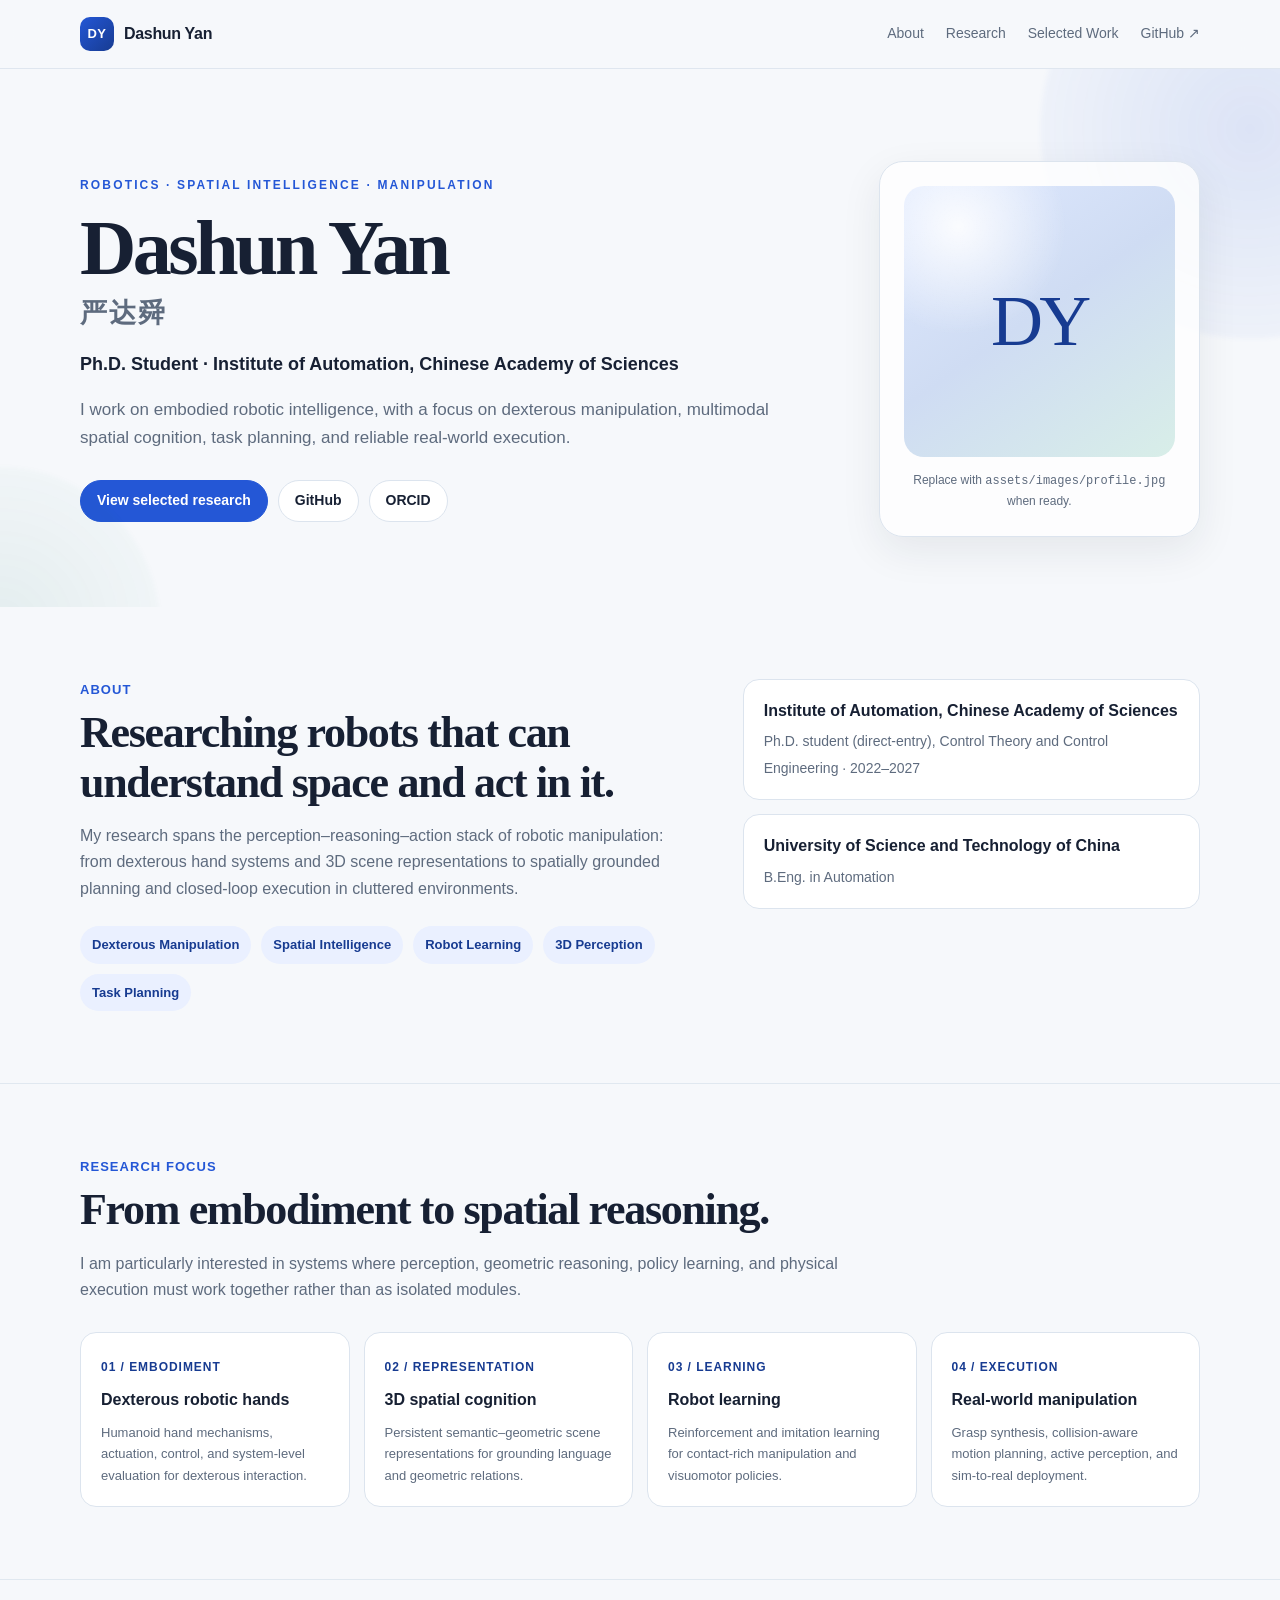
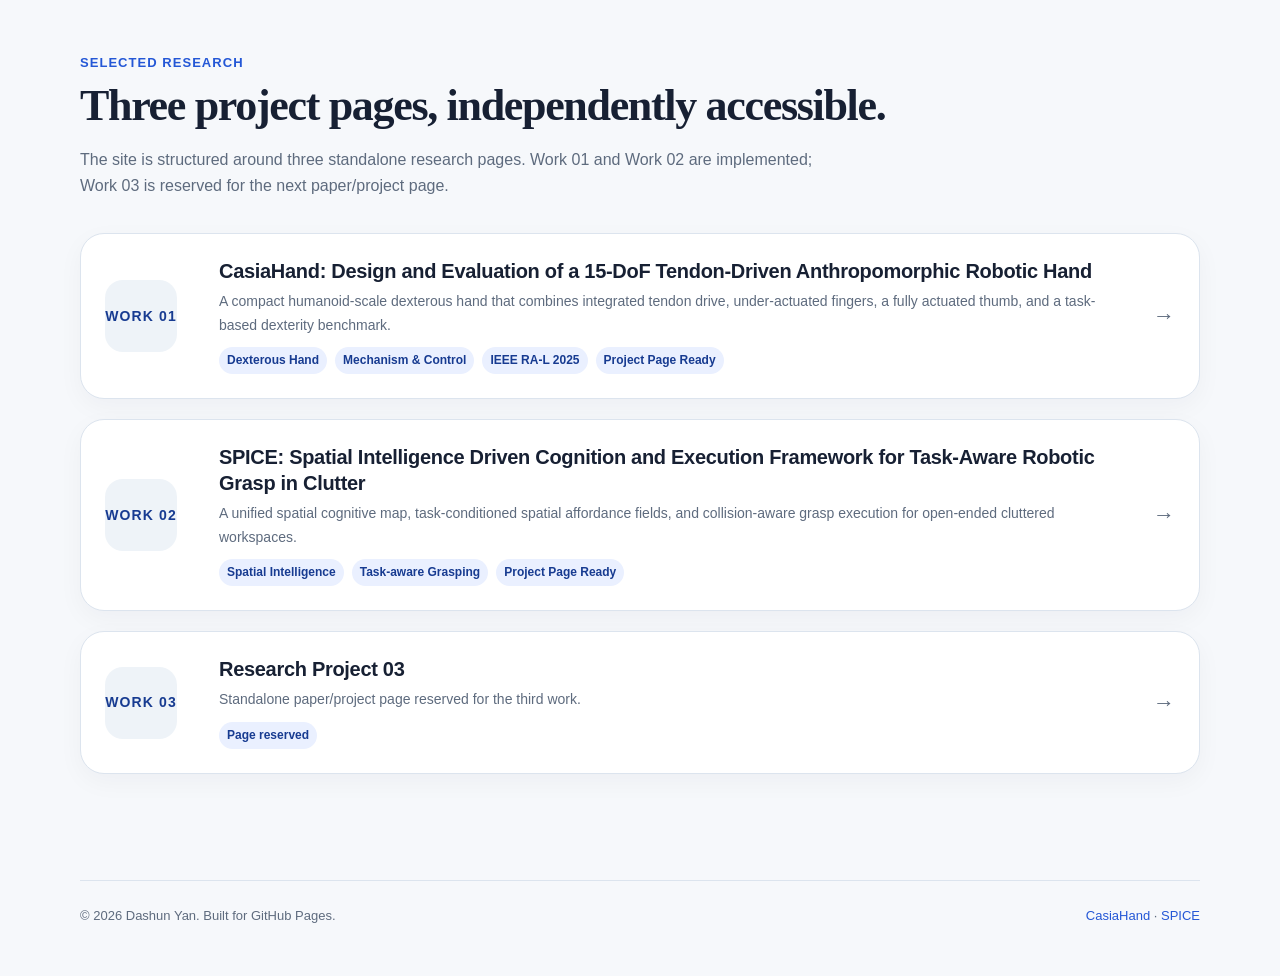
<file: index.html>
<!DOCTYPE html>
<html lang="en">
<head>
  <meta charset="UTF-8" />
  <meta name="viewport" content="width=device-width, initial-scale=1.0" />
  <meta name="description" content="Dashun Yan — research in dexterous manipulation, spatial intelligence, and robot learning." />
  <meta name="theme-color" content="#f6f8fb" />
  <title>Dashun Yan | Academic Homepage</title>
  <link rel="stylesheet" href="./assets/css/site.css" />
</head>
<body>
  <a class="skip-link" href="#main">Skip to content</a>

  <header class="site-nav">
    <div class="container nav-inner">
      <a class="brand" href="./" aria-label="Dashun Yan homepage">
        <span class="brand-mark">DY</span>
        <span>Dashun Yan</span>
      </a>
      <nav class="nav-links" aria-label="Primary navigation">
        <a href="#about">About</a>
        <a href="#research">Research</a>
        <a href="#works">Selected Work</a>
        <a class="keep-mobile" href="https://github.com/empty917" target="_blank" rel="noreferrer">GitHub ↗</a>
      </nav>
    </div>
  </header>

  <main id="main">
    <section class="hero">
      <div class="container hero-grid">
        <div>
          <p class="eyebrow">Robotics · Spatial Intelligence · Manipulation</p>
          <h1>Dashun Yan <span class="cn">严达舜</span></h1>
          <p class="hero-role">Ph.D. Student · Institute of Automation, Chinese Academy of Sciences</p>
          <p class="hero-copy">
            I work on embodied robotic intelligence, with a focus on dexterous manipulation,
            multimodal spatial cognition, task planning, and reliable real-world execution.
          </p>
          <div class="hero-actions">
            <a class="button primary" href="#works">View selected research</a>
            <a class="button" href="https://github.com/empty917" target="_blank" rel="noreferrer">GitHub</a>
            <a class="button" href="https://orcid.org/0009-0000-4304-4343" target="_blank" rel="noreferrer">ORCID</a>
          </div>
        </div>
        <aside class="hero-card" aria-label="Profile image placeholder">
          <div class="profile-placeholder" aria-hidden="true">DY</div>
          <small>Replace with <code>assets/images/profile.jpg</code> when ready.</small>
        </aside>
      </div>
    </section>

    <section class="section" id="about">
      <div class="container two-col">
        <div>
          <p class="section-kicker">About</p>
          <h2>Researching robots that can understand space and act in it.</h2>
          <p class="section-intro">
            My research spans the perception–reasoning–action stack of robotic manipulation:
            from dexterous hand systems and 3D scene representations to spatially grounded planning
            and closed-loop execution in cluttered environments.
          </p>
          <div class="pill-row" aria-label="Research interests">
            <span class="pill">Dexterous Manipulation</span>
            <span class="pill">Spatial Intelligence</span>
            <span class="pill">Robot Learning</span>
            <span class="pill">3D Perception</span>
            <span class="pill">Task Planning</span>
          </div>
        </div>
        <div class="info-list" aria-label="Education">
          <div class="info-item">
            <strong>Institute of Automation, Chinese Academy of Sciences</strong>
            <span>Ph.D. student (direct-entry), Control Theory and Control Engineering · 2022–2027</span>
          </div>
          <div class="info-item">
            <strong>University of Science and Technology of China</strong>
            <span>B.Eng. in Automation</span>
          </div>
        </div>
      </div>
    </section>

    <section class="section" id="research">
      <div class="container">
        <p class="section-kicker">Research focus</p>
        <h2>From embodiment to spatial reasoning.</h2>
        <p class="section-intro">
          I am particularly interested in systems where perception, geometric reasoning, policy learning,
          and physical execution must work together rather than as isolated modules.
        </p>
        <div class="module-grid">
          <article class="module-card">
            <span class="tag">01 / EMBODIMENT</span>
            <h3>Dexterous robotic hands</h3>
            <p>Humanoid hand mechanisms, actuation, control, and system-level evaluation for dexterous interaction.</p>
          </article>
          <article class="module-card">
            <span class="tag">02 / REPRESENTATION</span>
            <h3>3D spatial cognition</h3>
            <p>Persistent semantic–geometric scene representations for grounding language and geometric relations.</p>
          </article>
          <article class="module-card">
            <span class="tag">03 / LEARNING</span>
            <h3>Robot learning</h3>
            <p>Reinforcement and imitation learning for contact-rich manipulation and visuomotor policies.</p>
          </article>
          <article class="module-card">
            <span class="tag">04 / EXECUTION</span>
            <h3>Real-world manipulation</h3>
            <p>Grasp synthesis, collision-aware motion planning, active perception, and sim-to-real deployment.</p>
          </article>
        </div>
      </div>
    </section>

    <section class="section" id="works">
      <div class="container">
        <p class="section-kicker">Selected research</p>
        <h2>Three project pages, independently accessible.</h2>
        <p class="section-intro">
          The site is structured around three standalone research pages. Work 01 and Work 02 are implemented;
          Work 03 is reserved for the next paper/project page.
        </p>

        <div class="work-grid">
          <a class="work-card" href="./projects/work1/">
            <div class="work-index">WORK 01</div>
            <div>
              <h3>CasiaHand: Design and Evaluation of a 15-DoF Tendon-Driven Anthropomorphic Robotic Hand</h3>
              <p>A compact humanoid-scale dexterous hand that combines integrated tendon drive, under-actuated fingers, a fully actuated thumb, and a task-based dexterity benchmark.</p>
              <div class="work-meta"><span>Dexterous Hand</span><span>Mechanism &amp; Control</span><span>IEEE RA-L 2025</span><span>Project Page Ready</span></div>
            </div>
            <div class="arrow">→</div>
          </a>

          <a class="work-card" href="./projects/spice/">
            <div class="work-index">WORK 02</div>
            <div>
              <h3>SPICE: Spatial Intelligence Driven Cognition and Execution Framework for Task-Aware Robotic Grasp in Clutter</h3>
              <p>A unified spatial cognitive map, task-conditioned spatial affordance fields, and collision-aware grasp execution for open-ended cluttered workspaces.</p>
              <div class="work-meta"><span>Spatial Intelligence</span><span>Task-aware Grasping</span><span>Project Page Ready</span></div>
            </div>
            <div class="arrow">→</div>
          </a>

          <a class="work-card" href="./projects/work3/">
            <div class="work-index">WORK 03</div>
            <div>
              <h3>Research Project 03</h3>
              <p>Standalone paper/project page reserved for the third work.</p>
              <div class="work-meta"><span>Page reserved</span></div>
            </div>
            <div class="arrow">→</div>
          </a>
        </div>
      </div>
    </section>
  </main>

  <footer>
    <div class="container footer-row">
      <span>© <span data-year></span> Dashun Yan. Built for GitHub Pages.</span>
      <span><a href="./projects/work1/">CasiaHand</a> · <a href="./projects/spice/">SPICE</a></span>
    </div>
  </footer>
  <script src="./assets/js/site.js"></script>
</body>
</html>
</file>
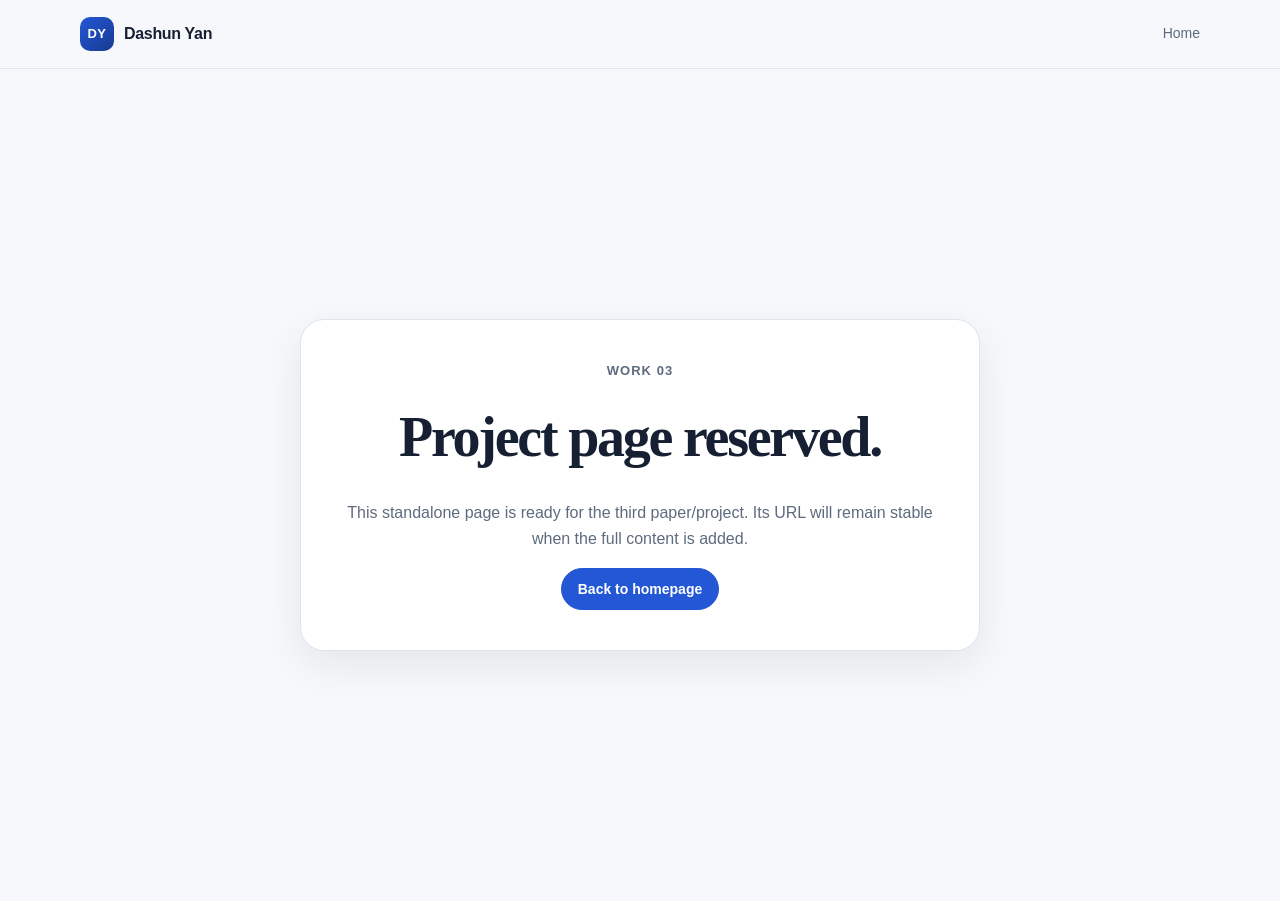
<file: projects/work3/index.html>
<!DOCTYPE html>
<html lang="en">
<head>
  <meta charset="UTF-8" />
  <meta name="viewport" content="width=device-width, initial-scale=1.0" />
  <title>Work 03 | Dashun Yan</title>
  <link rel="stylesheet" href="../../assets/css/site.css" />
</head>
<body>
  <header class="site-nav">
    <div class="container nav-inner">
      <a class="brand" href="../../"><span class="brand-mark">DY</span><span>Dashun Yan</span></a>
      <nav class="nav-links"><a class="keep-mobile" href="../../">Home</a></nav>
    </div>
  </header>
  <main class="coming-soon">
    <div class="coming-soon-inner">
      <p class="section-kicker">Work 03</p>
      <h1>Project page reserved.</h1>
      <p>This standalone page is ready for the third paper/project. Its URL will remain stable when the full content is added.</p>
      <a class="button primary" href="../../">Back to homepage</a>
    </div>
  </main>
</body>
</html>
</file>
<file: assets/css/site.css>
:root {
  --bg: #f6f8fb;
  --surface: #ffffff;
  --surface-soft: #eef3f8;
  --text: #172033;
  --muted: #5e6b7e;
  --line: #dce4ee;
  --accent: #2457d6;
  --accent-2: #173b91;
  --accent-soft: #eaf0ff;
  --success: #167a63;
  --shadow: 0 14px 40px rgba(23, 32, 51, 0.08);
  --radius-lg: 24px;
  --radius-md: 16px;
  --radius-sm: 11px;
  --container: 1120px;
}

* { box-sizing: border-box; }
html { scroll-behavior: smooth; }
body {
  margin: 0;
  font-family: Inter, ui-sans-serif, -apple-system, BlinkMacSystemFont, "Segoe UI", Roboto, Helvetica, Arial, sans-serif;
  color: var(--text);
  background: var(--bg);
  line-height: 1.65;
  -webkit-font-smoothing: antialiased;
}
img, video { max-width: 100%; }
a { color: inherit; }
button, input, textarea, select { font: inherit; }

.container {
  width: min(calc(100% - 40px), var(--container));
  margin: 0 auto;
}

.skip-link {
  position: absolute;
  left: -9999px;
  top: auto;
}
.skip-link:focus {
  left: 16px;
  top: 16px;
  z-index: 9999;
  background: var(--surface);
  padding: 10px 14px;
  border-radius: 8px;
  box-shadow: var(--shadow);
}

.site-nav {
  position: sticky;
  top: 0;
  z-index: 100;
  backdrop-filter: blur(16px);
  -webkit-backdrop-filter: blur(16px);
  background: rgba(246, 248, 251, 0.84);
  border-bottom: 1px solid rgba(220, 228, 238, 0.88);
}
.nav-inner {
  min-height: 68px;
  display: flex;
  align-items: center;
  justify-content: space-between;
  gap: 20px;
}
.brand {
  display: inline-flex;
  align-items: center;
  gap: 10px;
  text-decoration: none;
  font-weight: 760;
  letter-spacing: -0.02em;
}
.brand-mark {
  width: 34px;
  height: 34px;
  display: grid;
  place-items: center;
  border-radius: 10px;
  color: white;
  background: linear-gradient(135deg, var(--accent), var(--accent-2));
  font-size: 13px;
  letter-spacing: 0.04em;
}
.nav-links {
  display: flex;
  align-items: center;
  gap: 22px;
  font-size: 14px;
  color: var(--muted);
}
.nav-links a { text-decoration: none; }
.nav-links a:hover { color: var(--text); }

.hero {
  position: relative;
  overflow: hidden;
  padding: 92px 0 70px;
}
.hero::before,
.hero::after {
  content: "";
  position: absolute;
  border-radius: 999px;
  filter: blur(2px);
  pointer-events: none;
}
.hero::before {
  width: 420px;
  height: 420px;
  right: -180px;
  top: -150px;
  background: radial-gradient(circle, rgba(36,87,214,.12), rgba(36,87,214,0));
}
.hero::after {
  width: 320px;
  height: 320px;
  left: -160px;
  bottom: -180px;
  background: radial-gradient(circle, rgba(22,122,99,.08), rgba(22,122,99,0));
}
.hero-grid {
  position: relative;
  display: grid;
  grid-template-columns: minmax(0, 1.6fr) minmax(260px, .7fr);
  gap: 64px;
  align-items: center;
}
.eyebrow {
  margin: 0 0 14px;
  text-transform: uppercase;
  font-size: 12px;
  font-weight: 800;
  letter-spacing: .18em;
  color: var(--accent);
}
.hero h1 {
  margin: 0;
  font-family: Georgia, "Times New Roman", serif;
  font-size: clamp(46px, 6.2vw, 78px);
  line-height: .98;
  letter-spacing: -.045em;
  font-weight: 700;
}
.hero h1 .cn {
  display: block;
  margin-top: 14px;
  font-family: Inter, ui-sans-serif, sans-serif;
  font-size: .34em;
  letter-spacing: .08em;
  color: var(--muted);
  font-weight: 650;
}
.hero-role {
  margin: 24px 0 0;
  font-size: 18px;
  color: var(--text);
  font-weight: 620;
}
.hero-copy {
  max-width: 720px;
  margin: 16px 0 0;
  color: var(--muted);
  font-size: 17px;
}
.hero-actions {
  display: flex;
  flex-wrap: wrap;
  gap: 10px;
  margin-top: 28px;
}
.button {
  display: inline-flex;
  align-items: center;
  justify-content: center;
  gap: 8px;
  min-height: 42px;
  padding: 0 16px;
  border-radius: 999px;
  border: 1px solid var(--line);
  background: var(--surface);
  color: var(--text);
  text-decoration: none;
  font-size: 14px;
  font-weight: 650;
  transition: transform .18s ease, box-shadow .18s ease, border-color .18s ease;
}
.button:hover {
  transform: translateY(-1px);
  box-shadow: 0 8px 24px rgba(23,32,51,.08);
  border-color: #c6d2e0;
}
.button.primary {
  color: white;
  border-color: var(--accent);
  background: var(--accent);
}
.hero-card {
  padding: 24px;
  border: 1px solid var(--line);
  border-radius: var(--radius-lg);
  background: rgba(255,255,255,.8);
  box-shadow: var(--shadow);
}
.profile-placeholder {
  aspect-ratio: 1;
  display: grid;
  place-items: center;
  border-radius: 20px;
  background:
    radial-gradient(circle at 20% 15%, rgba(255,255,255,.88), transparent 34%),
    linear-gradient(145deg, #dfe9ff, #cfdcf3 48%, #d8eee8);
  color: var(--accent-2);
  font-family: Georgia, "Times New Roman", serif;
  font-size: 72px;
  letter-spacing: -.05em;
  user-select: none;
}
.hero-card small {
  display: block;
  margin-top: 14px;
  color: var(--muted);
  font-size: 12px;
  text-align: center;
}

.section { padding: 72px 0; }
.section + .section { border-top: 1px solid rgba(220,228,238,.82); }
.section-kicker {
  color: var(--accent);
  font-weight: 760;
  font-size: 13px;
  letter-spacing: .08em;
  text-transform: uppercase;
  margin: 0 0 8px;
}
.section h2 {
  margin: 0;
  font-family: Georgia, "Times New Roman", serif;
  font-size: clamp(32px, 4vw, 44px);
  letter-spacing: -.03em;
  line-height: 1.12;
}
.section-intro {
  max-width: 760px;
  margin: 16px 0 0;
  color: var(--muted);
  font-size: 16px;
}

.pill-row {
  display: flex;
  flex-wrap: wrap;
  gap: 10px;
  margin-top: 24px;
}
.pill {
  padding: 8px 12px;
  border-radius: 999px;
  background: var(--accent-soft);
  color: var(--accent-2);
  font-size: 13px;
  font-weight: 680;
}

.two-col {
  display: grid;
  grid-template-columns: 1.15fr .85fr;
  gap: 44px;
  align-items: start;
}
.info-list {
  display: grid;
  gap: 14px;
}
.info-item {
  padding: 18px 20px;
  border: 1px solid var(--line);
  background: var(--surface);
  border-radius: var(--radius-md);
}
.info-item strong { display: block; margin-bottom: 4px; }
.info-item span { color: var(--muted); font-size: 14px; }

.work-grid {
  display: grid;
  gap: 20px;
  margin-top: 34px;
}
.work-card {
  display: grid;
  grid-template-columns: 92px 1fr auto;
  gap: 22px;
  align-items: center;
  padding: 24px;
  background: var(--surface);
  border: 1px solid var(--line);
  border-radius: var(--radius-lg);
  box-shadow: 0 8px 26px rgba(23,32,51,.04);
  text-decoration: none;
  transition: transform .18s ease, box-shadow .18s ease, border-color .18s ease;
}
.work-card:hover {
  transform: translateY(-2px);
  border-color: #b9c8db;
  box-shadow: var(--shadow);
}
.work-index {
  width: 72px;
  height: 72px;
  display: grid;
  place-items: center;
  border-radius: 18px;
  background: var(--surface-soft);
  color: var(--accent-2);
  font-weight: 820;
  font-size: 14px;
  letter-spacing: .08em;
}
.work-card h3 {
  margin: 0 0 6px;
  font-size: 20px;
  line-height: 1.3;
  letter-spacing: -.015em;
}
.work-card p {
  margin: 0;
  color: var(--muted);
  font-size: 14px;
}
.work-meta {
  display: flex;
  flex-wrap: wrap;
  gap: 8px;
  margin-top: 10px;
}
.work-meta span {
  font-size: 12px;
  color: var(--accent-2);
  background: var(--accent-soft);
  border-radius: 999px;
  padding: 4px 8px;
  font-weight: 680;
}
.arrow {
  font-size: 22px;
  color: var(--muted);
}

footer {
  padding: 34px 0 50px;
  color: var(--muted);
  font-size: 13px;
}
.footer-row {
  display: flex;
  justify-content: space-between;
  align-items: center;
  gap: 20px;
  border-top: 1px solid var(--line);
  padding-top: 24px;
}
.footer-row a { color: var(--accent); text-decoration: none; }

/* Project pages */
.project-page { background: #f8fafc; }
.project-hero {
  padding: 76px 0 42px;
  text-align: center;
}
.project-hero .project-label {
  color: var(--accent);
  text-transform: uppercase;
  letter-spacing: .16em;
  font-size: 12px;
  font-weight: 800;
}
.project-title {
  max-width: 980px;
  margin: 16px auto 0;
  font-family: Georgia, "Times New Roman", serif;
  font-size: clamp(40px, 5.5vw, 68px);
  line-height: 1.02;
  letter-spacing: -.045em;
}
.project-subtitle {
  max-width: 820px;
  margin: 20px auto 0;
  color: var(--muted);
  font-size: 18px;
}
.project-authors {
  margin: 20px auto 0;
  font-size: 15px;
  color: var(--text);
  font-weight: 650;
}
.project-links {
  margin-top: 24px;
  display: flex;
  flex-wrap: wrap;
  justify-content: center;
  gap: 10px;
}

.figure-card {
  margin-top: 32px;
  padding: 14px;
  background: var(--surface);
  border: 1px solid var(--line);
  border-radius: var(--radius-lg);
  box-shadow: var(--shadow);
}
.figure-card img {
  display: block;
  width: 100%;
  border-radius: 14px;
  background: white;
  cursor: zoom-in;
}
.figure-caption {
  margin: 12px 4px 2px;
  font-size: 13px;
  color: var(--muted);
}

.metric-grid {
  display: grid;
  grid-template-columns: repeat(4, minmax(0,1fr));
  gap: 14px;
  margin-top: 28px;
}
.metric {
  padding: 20px;
  border-radius: var(--radius-md);
  border: 1px solid var(--line);
  background: var(--surface);
}
.metric strong {
  display: block;
  color: var(--accent-2);
  font-size: 30px;
  letter-spacing: -.035em;
  line-height: 1;
}
.metric span {
  display: block;
  margin-top: 8px;
  font-size: 12px;
  color: var(--muted);
  text-transform: uppercase;
  letter-spacing: .08em;
  font-weight: 720;
}

.module-grid {
  display: grid;
  grid-template-columns: repeat(4, minmax(0,1fr));
  gap: 14px;
  margin-top: 28px;
}
.module-card {
  padding: 20px;
  border-radius: var(--radius-md);
  border: 1px solid var(--line);
  background: var(--surface);
}
.module-card .tag {
  display: inline-block;
  margin-bottom: 10px;
  color: var(--accent-2);
  font-size: 12px;
  font-weight: 800;
  letter-spacing: .08em;
}
.module-card h3 { margin: 0 0 8px; font-size: 16px; }
.module-card p { margin: 0; color: var(--muted); font-size: 13px; }

.split-content {
  display: grid;
  grid-template-columns: minmax(0, 1fr) minmax(0, 1fr);
  gap: 28px;
  align-items: center;
  margin-top: 28px;
}
.split-content .copy p { color: var(--muted); }

.video-grid {
  display: grid;
  gap: 14px;
  margin-top: 28px;
}
.video-grid.cols-3 { grid-template-columns: repeat(3, minmax(0, 1fr)); }
.video-grid.cols-4 { grid-template-columns: repeat(4, minmax(0, 1fr)); }
.video-grid.cols-2 { grid-template-columns: repeat(2, minmax(0, 1fr)); }
.video-card {
  position: relative;
  min-width: 0;
  overflow: hidden;
  border: 1px solid var(--line);
  background: #111827;
  border-radius: 14px;
  aspect-ratio: 16 / 10;
}
.video-card video {
  display: block;
  width: 100%;
  height: 100%;
  object-fit: cover;
  background: #111827;
}
.video-placeholder {
  position: absolute;
  inset: 0;
  display: flex;
  flex-direction: column;
  align-items: center;
  justify-content: center;
  gap: 10px;
  padding: 18px;
  text-align: center;
  background:
    radial-gradient(circle at 20% 10%, rgba(56,92,184,.35), transparent 32%),
    linear-gradient(145deg, #1b2435, #111827);
  color: #e7edf7;
  pointer-events: none;
}
.video-placeholder .play {
  width: 44px;
  height: 44px;
  display: grid;
  place-items: center;
  border-radius: 999px;
  border: 1px solid rgba(255,255,255,.2);
  background: rgba(255,255,255,.08);
  font-size: 15px;
}
.video-placeholder strong { font-size: 13px; }
.video-placeholder small { color: #aeb9cc; font-size: 11px; }
.video-card.has-video .video-placeholder { display: none; }
.video-card.has-video { background: black; }
.video-card figcaption {
  position: absolute;
  left: 10px;
  right: 10px;
  bottom: 10px;
  padding: 6px 8px;
  border-radius: 8px;
  background: rgba(0,0,0,.54);
  color: white;
  font-size: 11px;
  opacity: 0;
  transition: opacity .18s ease;
  pointer-events: none;
}
.video-card.has-video:hover figcaption { opacity: 1; }

.note-box {
  margin-top: 20px;
  padding: 16px 18px;
  border-left: 3px solid var(--accent);
  border-radius: 0 var(--radius-sm) var(--radius-sm) 0;
  background: var(--accent-soft);
  color: #3b4a64;
  font-size: 13px;
}

.lightbox {
  position: fixed;
  inset: 0;
  z-index: 999;
  display: none;
  align-items: center;
  justify-content: center;
  padding: 24px;
  background: rgba(7, 12, 22, .9);
}
.lightbox.open { display: flex; }
.lightbox img {
  max-width: min(96vw, 1800px);
  max-height: 90vh;
  object-fit: contain;
  border-radius: 10px;
  background: white;
}
.lightbox-close {
  position: absolute;
  right: 24px;
  top: 20px;
  width: 42px;
  height: 42px;
  border: 1px solid rgba(255,255,255,.25);
  border-radius: 999px;
  background: rgba(255,255,255,.08);
  color: white;
  cursor: pointer;
}

.coming-soon {
  min-height: calc(100vh - 68px);
  display: grid;
  place-items: center;
  text-align: center;
  padding: 60px 20px;
}
.coming-soon-inner {
  max-width: 680px;
  padding: 40px;
  border: 1px solid var(--line);
  border-radius: var(--radius-lg);
  background: var(--surface);
  box-shadow: var(--shadow);
}
.coming-soon h1 {
  margin: 10px 0 14px;
  font-family: Georgia, "Times New Roman", serif;
  font-size: clamp(38px, 5vw, 56px);
  letter-spacing: -.04em;
}
.coming-soon p { color: var(--muted); }

@media (max-width: 900px) {
  .hero-grid { grid-template-columns: 1fr; gap: 34px; }
  .hero-card { max-width: 340px; }
  .two-col, .split-content { grid-template-columns: 1fr; }
  .module-grid, .metric-grid { grid-template-columns: repeat(2, minmax(0,1fr)); }
  .video-grid.cols-4 { grid-template-columns: repeat(2, minmax(0,1fr)); }
}

@media (max-width: 680px) {
  .container { width: min(calc(100% - 28px), var(--container)); }
  .nav-links a:not(.keep-mobile) { display: none; }
  .hero { padding-top: 68px; }
  .hero h1 { font-size: 50px; }
  .section { padding: 56px 0; }
  .work-card { grid-template-columns: 64px 1fr; gap: 16px; padding: 18px; }
  .work-index { width: 58px; height: 58px; border-radius: 14px; }
  .work-card .arrow { display: none; }
  .module-grid, .metric-grid { grid-template-columns: 1fr 1fr; }
  .video-grid.cols-3, .video-grid.cols-4, .video-grid.cols-2 { grid-template-columns: 1fr; }
  .project-hero { padding-top: 58px; }
  .footer-row { flex-direction: column; align-items: flex-start; }
}

@media (prefers-reduced-motion: reduce) {
  *, *::before, *::after { scroll-behavior: auto !important; transition: none !important; }
}


/* v2: CasiaHand project page */
.project-authors-long {
  max-width: 1040px;
  line-height: 1.55;
  font-weight: 560;
}
.project-venue {
  margin: 9px auto 0;
  color: var(--muted);
  font-size: 14px;
  font-weight: 650;
}
.casia-hero {
  background:
    radial-gradient(circle at 12% 18%, rgba(36,87,214,.09), transparent 31%),
    radial-gradient(circle at 88% 8%, rgba(22,122,99,.07), transparent 28%);
}
.metric-grid.five { grid-template-columns: repeat(5, minmax(0, 1fr)); }
.hero-figure-grid,
.control-media-grid {
  display: grid;
  grid-template-columns: repeat(2, minmax(0, 1fr));
  gap: 18px;
  margin-top: 28px;
  align-items: stretch;
}
.hero-figure-grid .figure-card,
.control-media-grid .figure-card { margin-top: 0; }
.hero-figure-grid .figure-card img {
  height: 340px;
  object-fit: contain;
}
.control-media-grid .figure-card img {
  height: 250px;
  object-fit: contain;
}
.feature-grid {
  display: grid;
  gap: 14px;
  margin-top: 28px;
}
.feature-grid.three { grid-template-columns: repeat(3, minmax(0, 1fr)); }
.feature-card {
  padding: 22px;
  border: 1px solid var(--line);
  border-radius: var(--radius-md);
  background: var(--surface);
}
.feature-card .tag {
  display: inline-block;
  margin-bottom: 10px;
  color: var(--accent-2);
  font-size: 12px;
  font-weight: 800;
  letter-spacing: .08em;
}
.feature-card h3 { margin: 0 0 8px; font-size: 17px; }
.feature-card p { margin: 0; color: var(--muted); font-size: 13px; }
.project-split .copy p:first-child { margin-top: 0; }
.project-split .copy p:last-child { margin-bottom: 0; }
.eval-block {
  margin-top: 36px;
  padding: 28px;
  border: 1px solid var(--line);
  border-radius: var(--radius-lg);
  background: rgba(255,255,255,.76);
  box-shadow: 0 8px 28px rgba(23,32,51,.035);
}
.eval-copy {
  display: grid;
  grid-template-columns: 52px minmax(0, 1fr);
  gap: 18px;
  align-items: start;
}
.eval-index {
  width: 44px;
  height: 44px;
  display: grid;
  place-items: center;
  border-radius: 13px;
  background: var(--accent-soft);
  color: var(--accent-2);
  font-weight: 840;
  font-size: 15px;
}
.eval-copy h3 { margin: 0 0 8px; font-size: 23px; letter-spacing: -.02em; }
.eval-copy p { max-width: 920px; margin: 0; color: var(--muted); }
.result-chip-row {
  display: flex;
  flex-wrap: wrap;
  gap: 8px;
  margin-top: 14px;
}
.result-chip-row span {
  padding: 5px 9px;
  border-radius: 999px;
  background: var(--surface-soft);
  color: var(--accent-2);
  font-size: 12px;
  font-weight: 720;
}
.eval-media-grid {
  display: grid;
  grid-template-columns: minmax(0, 1.5fr) minmax(280px, .8fr);
  gap: 16px;
  margin-top: 22px;
  align-items: center;
}
.eval-media-grid .figure-card { margin: 0; }
.eval-media-grid .figure-card img {
  width: 100%;
  max-height: 430px;
  object-fit: contain;
}
.video-card.eval-video { margin: 0; aspect-ratio: 16 / 11; }
.publication-note { margin-top: 26px; }
.citation-card {
  margin-top: 24px;
  padding: 24px;
  border: 1px solid var(--line);
  border-radius: var(--radius-md);
  background: var(--surface);
}
.citation-card p { margin: 0 0 18px; color: var(--muted); }
.video-card { margin: 0; }
.figure-card { margin-left: 0; margin-right: 0; }

@media (max-width: 1000px) {
  .metric-grid.five { grid-template-columns: repeat(3, minmax(0, 1fr)); }
  .feature-grid.three { grid-template-columns: 1fr 1fr; }
  .eval-media-grid { grid-template-columns: 1fr; }
  .video-card.eval-video { max-width: 700px; width: 100%; }
}

@media (max-width: 760px) {
  .metric-grid.five { grid-template-columns: 1fr 1fr; }
  .hero-figure-grid,
  .control-media-grid,
  .feature-grid.three { grid-template-columns: 1fr; }
  .hero-figure-grid .figure-card img,
  .control-media-grid .figure-card img { height: auto; }
  .eval-block { padding: 20px; }
  .eval-copy { grid-template-columns: 1fr; gap: 12px; }
}


/* v2.1: CasiaHand video geometry matched to source resolutions */
.casia-overall-videos {
  grid-template-columns: minmax(240px, .86fr) minmax(280px, 1fr);
  max-width: 900px;
  margin-left: auto;
  margin-right: auto;
  align-items: center;
}
.video-card.native-aspect {
  justify-self: center;
  background: #0b0f16;
}
.video-card.native-aspect video {
  object-fit: contain;
}
.video-card.video-9x16 {
  aspect-ratio: 9 / 16;
  width: min(100%, 360px);
}
.video-card.video-3x4 {
  aspect-ratio: 3 / 4;
  width: min(100%, 420px);
}
.video-card.eval-video.video-2x1 {
  aspect-ratio: 2 / 1;
  width: 100%;
}
.video-card.eval-video.video-16x9 {
  aspect-ratio: 16 / 9;
  width: 100%;
}

@media (max-width: 760px) {
  .casia-overall-videos {
    grid-template-columns: 1fr;
    max-width: 100%;
  }
  .video-card.video-9x16 { width: min(78vw, 360px); }
  .video-card.video-3x4 { width: min(86vw, 420px); }
}
</file>
